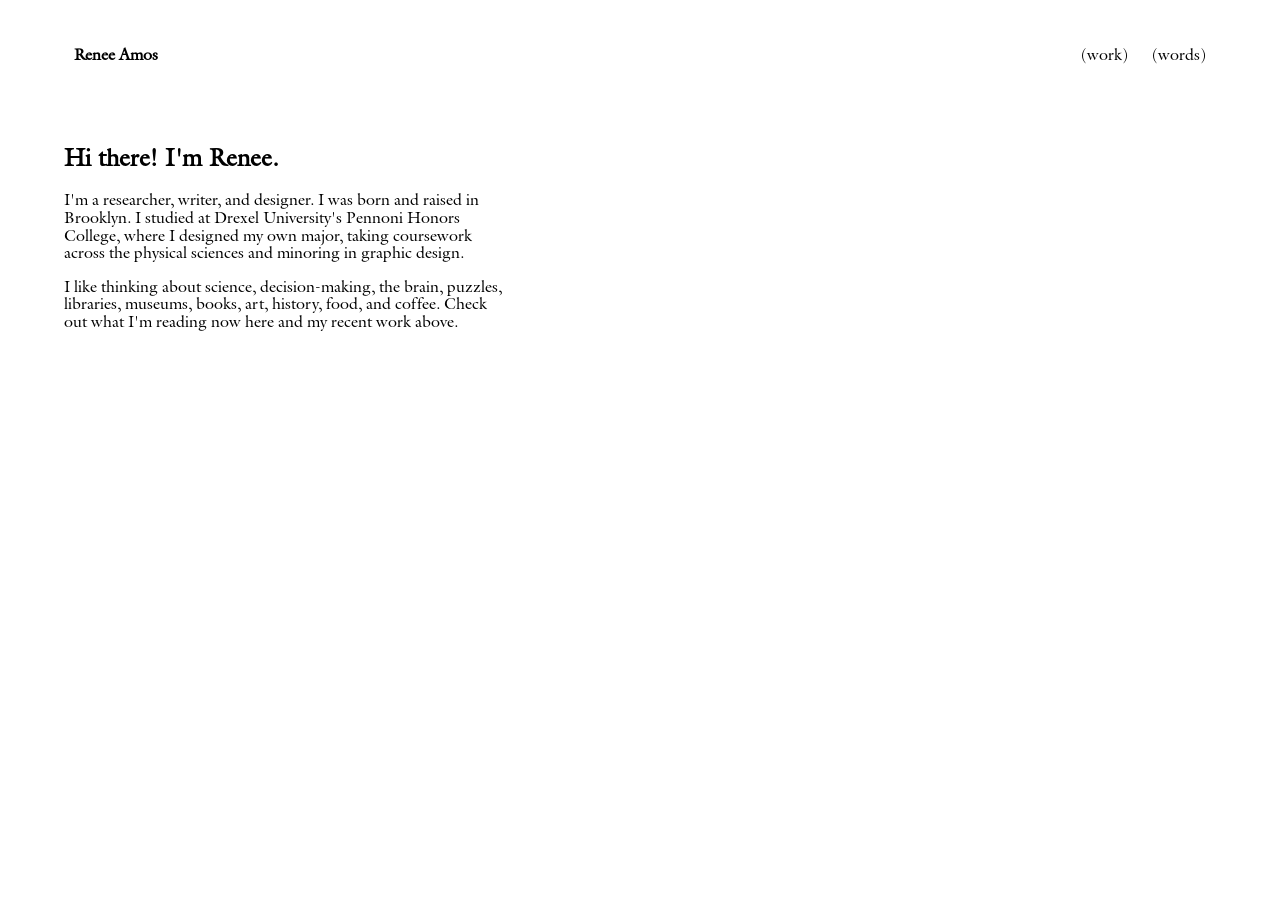
<file: index.html>
<!doctype html>
<!-- hey there, dev! welcome to the party. this site was handcrafted by me, myself, and I. -->
<html>
  <head>
    <title>Home</title>
    <link rel="stylesheet" type="text/css" href="/styles/index.css" />
    <meta charset="UTF-8" />
  </head>
  <body>
    <header>
      <h4><a href="index.html" class="topBarLink">Renee Amos</a></h4>
      <div class="left">
        <a href="design.html" class="topBarLink">(work)</a>
        <a href="blog.html" class="topBarLink">(words)</a>
      </div>
    </header>
    <div class="span"
      ><h2>Hi there! I'm Renee.</h2>
      <p
        >I'm a researcher, writer, and designer. I was born and raised in
        Brooklyn. I studied at Drexel University's Pennoni Honors College, where
        I designed my own major, taking coursework across the physical sciences
        and minoring in graphic design.
      </p>

      <p>
        I like thinking about science, decision-making, the brain, puzzles,
        libraries, museums, books, art, history, food, and coffee. Check out
        <a href="bookshelf.html">what I'm reading now</a> here and my recent
        work above.
      </p></div
    >
  </body>
</html>
</file>
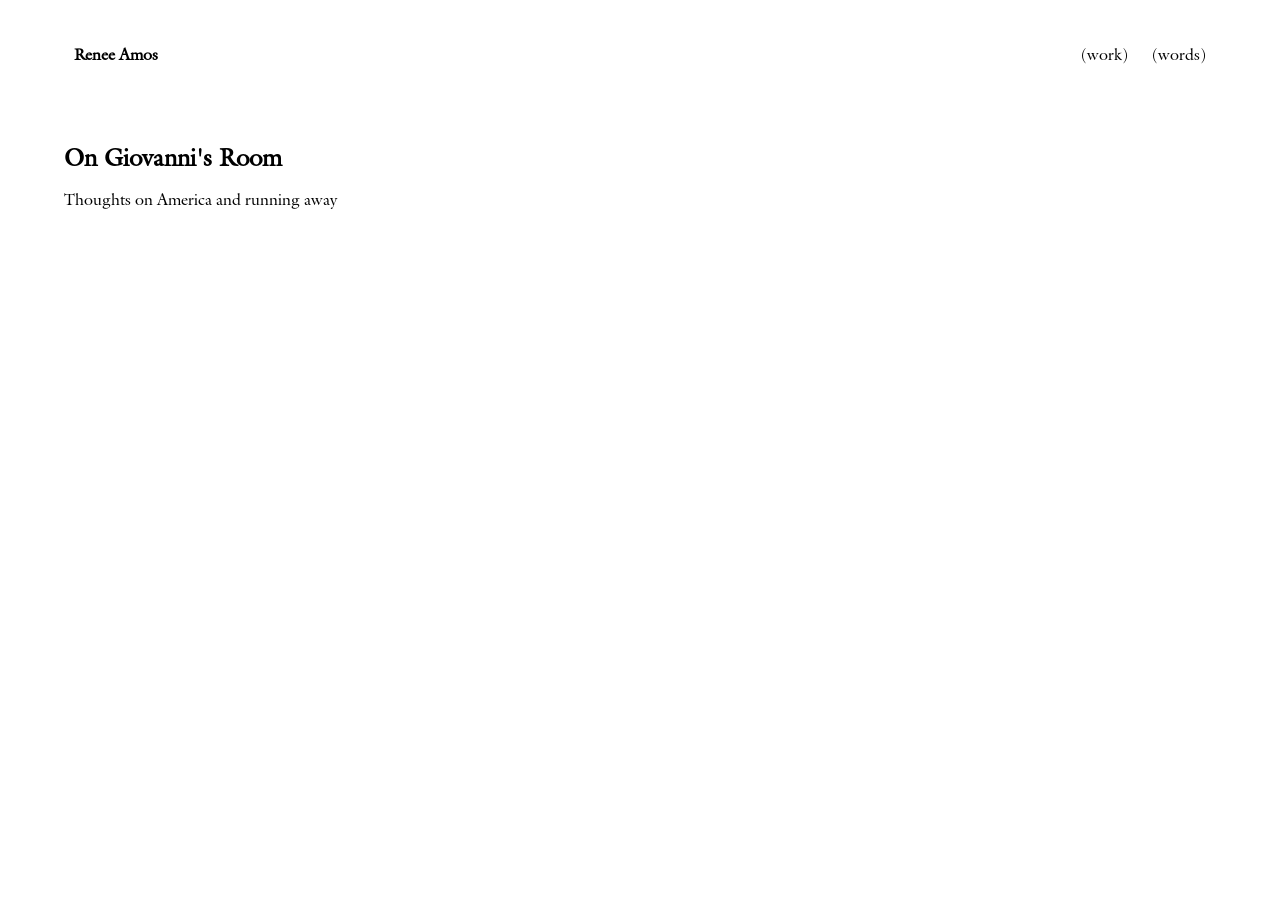
<file: blog.html>
<!doctype html>
<html>
  <head
    ><title>Blog</title>
    <link rel="stylesheet" type="text/css" href="/styles/index.css" />
    <meta charset="UTF-8"
  /></head>
  <body>
    <header>
      <h4><a href="index.html" class="topBarLink">Renee Amos</a></h4>
      <div class="left">
        <a href="design.html" class="topBarLink">(work)</a>
        <a href="blog.html" class="topBarLink">(words)</a>
      </div>
    </header>
    <div class="span" id="posts"></div>
    <script src="/blog/pull.js"></script>
  </body>
</html>
</file>
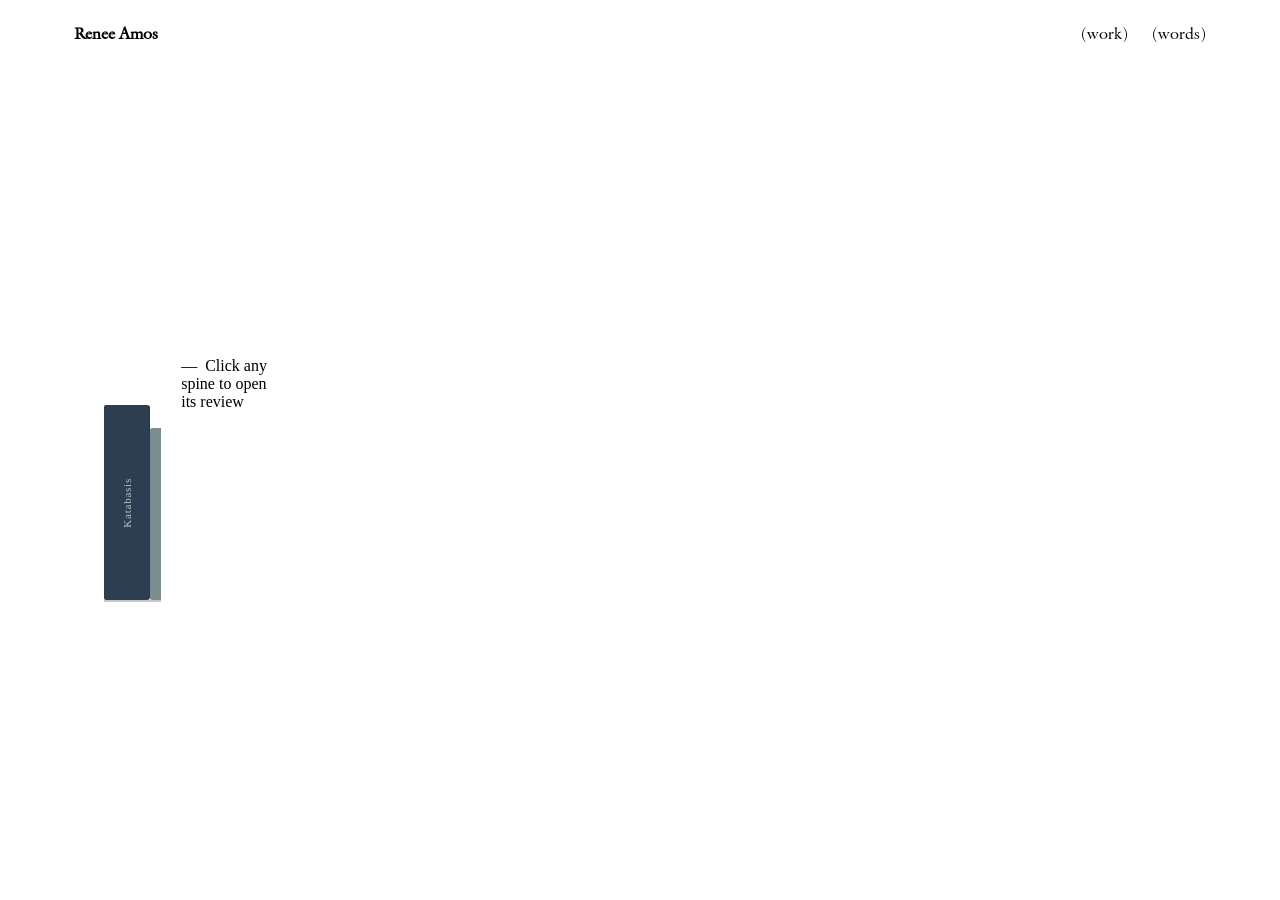
<file: bookshelf.html>
<!doctype html>
<html lang="en">
  <head>
    <meta charset="UTF-8" />
    <meta name="viewport" content="width=device-width, initial-scale=1.0" />
    <link rel="stylesheet" type="text/css" href="/styles/index.css" />
    <link rel="stylesheet" type="text/css" href="/styles/bookshelf.css" />
    <title>What I'm Reading</title>
  </head>
  <body>
    <header>
      <h4><a href="index.html" class="topBarLink">Renee Amos</a></h4>
      <div class="left">
        <a href="design.html" class="topBarLink">(work)</a>
        <a href="blog.html" class="topBarLink">(words)</a>
      </div>
    </header>

    <div class="shelf-outer">
      <div class="shelf-floor" id="shelf"></div>
    </div>

    <footer id="footer">— &nbsp;Click any spine to open its review</footer>

    <script>
      // ─────────────────────────────────────────────
      // EDIT YOUR BOOKS HERE
      // Each book object:
      //   title   – displayed on spine and in panel
      //   author  – displayed in panel
      //   review  – your mini review text
      //   stars   – integer 1–5
      //   height  – spine height in px (vary ~155–205 for a natural look)
      //   spine   – { bg: <hex>, text: <hex> }  ← your custom fill design goes here
      // ─────────────────────────────────────────────
      const books = [
        {
          title: 'Katabasis',
          author: 'Rebecca F. Kuang',
          review: 'hi!',
          stars: 5,
          height: 195,
          spine: {bg: '#2C3E50', text: '#BDC3C7'},
        },
        {
          title: 'The Color of Law',
          author: 'Richard Rothstein',
          review: 'Hi!',
          stars: 5,
          height: 172,
          spine: {bg: '#7B8D8E', text: '#ECF0F1'},
        },
        {
          title: 'Giovannis Room',
          author: 'James Baldwin',
          review:
            'Instantly became one of my favorite books. Shame, guilt, repression, laid bare. The inevitability of the ending hangs over your head as you read but hurts when you get there just the same. Claustrophobic.',
          height: 185,
          spine: {bg: '#C0392B', text: '#FADBD8'},
        },
        {
          title: 'Going Infinite',
          author: 'Michael Lewis',
          review: 'hi',
          height: 168,
          spine: {bg: '#1A5276', text: '#AED6F1'},
        },
        {
          title: 'If Beale Street Could Talk',
          author: 'James Baldwin',
          review: 'Hi',
          height: 178,
          spine: {bg: '#6C3483', text: '#D7BDE2'},
        },
        {
          title: 'Antony and Cleopatra',
          author: 'William Shakespeare',
          review: 'The humor of it all! The drama!',
          height: 190,
          spine: {bg: '#1E8449', text: '#A9DFBF'},
        },
      ];
      // ─────────────────────────────────────────────

      let openIndex = null;

      function render() {
        const shelf = document.getElementById('shelf');
        shelf.innerHTML = '';

        books.forEach((book, i) => {
          const unit = document.createElement('div');
          unit.className = 'book-unit';

          const spine = document.createElement('div');
          spine.className = 'book-spine' + (openIndex === i ? ' active' : '');
          spine.style.background = book.spine.bg;
          spine.style.height = book.height + 'px';

          const spineTitle = document.createElement('span');
          spineTitle.className = 'spine-title';
          spineTitle.style.color = book.spine.text;
          spineTitle.textContent = book.title;
          spine.appendChild(spineTitle);

          spine.addEventListener('click', () => {
            openIndex = openIndex === i ? null : i;
            document.getElementById('footer').style.display =
              openIndex !== null ? 'none' : '';
            render();
          });

          const panel = document.createElement('div');
          panel.className = 'book-panel' + (openIndex === i ? ' open' : '');
          panel.style.height = book.height + 'px';

          const inner = document.createElement('div');
          inner.className = 'panel-inner';

          const titleEl = document.createElement('p');
          titleEl.className = 'panel-title';
          titleEl.textContent = book.title;

          const authorEl = document.createElement('p');
          authorEl.className = 'panel-author';
          authorEl.textContent = book.author;

          const divider = document.createElement('div');
          divider.className = 'panel-divider';

          const reviewEl = document.createElement('p');
          reviewEl.className = 'panel-review';
          reviewEl.textContent = book.review;

          inner.appendChild(titleEl);
          inner.appendChild(authorEl);
          inner.appendChild(divider);
          inner.appendChild(reviewEl);
          panel.appendChild(inner);
          unit.appendChild(spine);
          unit.appendChild(panel);
          shelf.appendChild(unit);
        });
      }

      render();
    </script>
  </body>
</html>
</file>
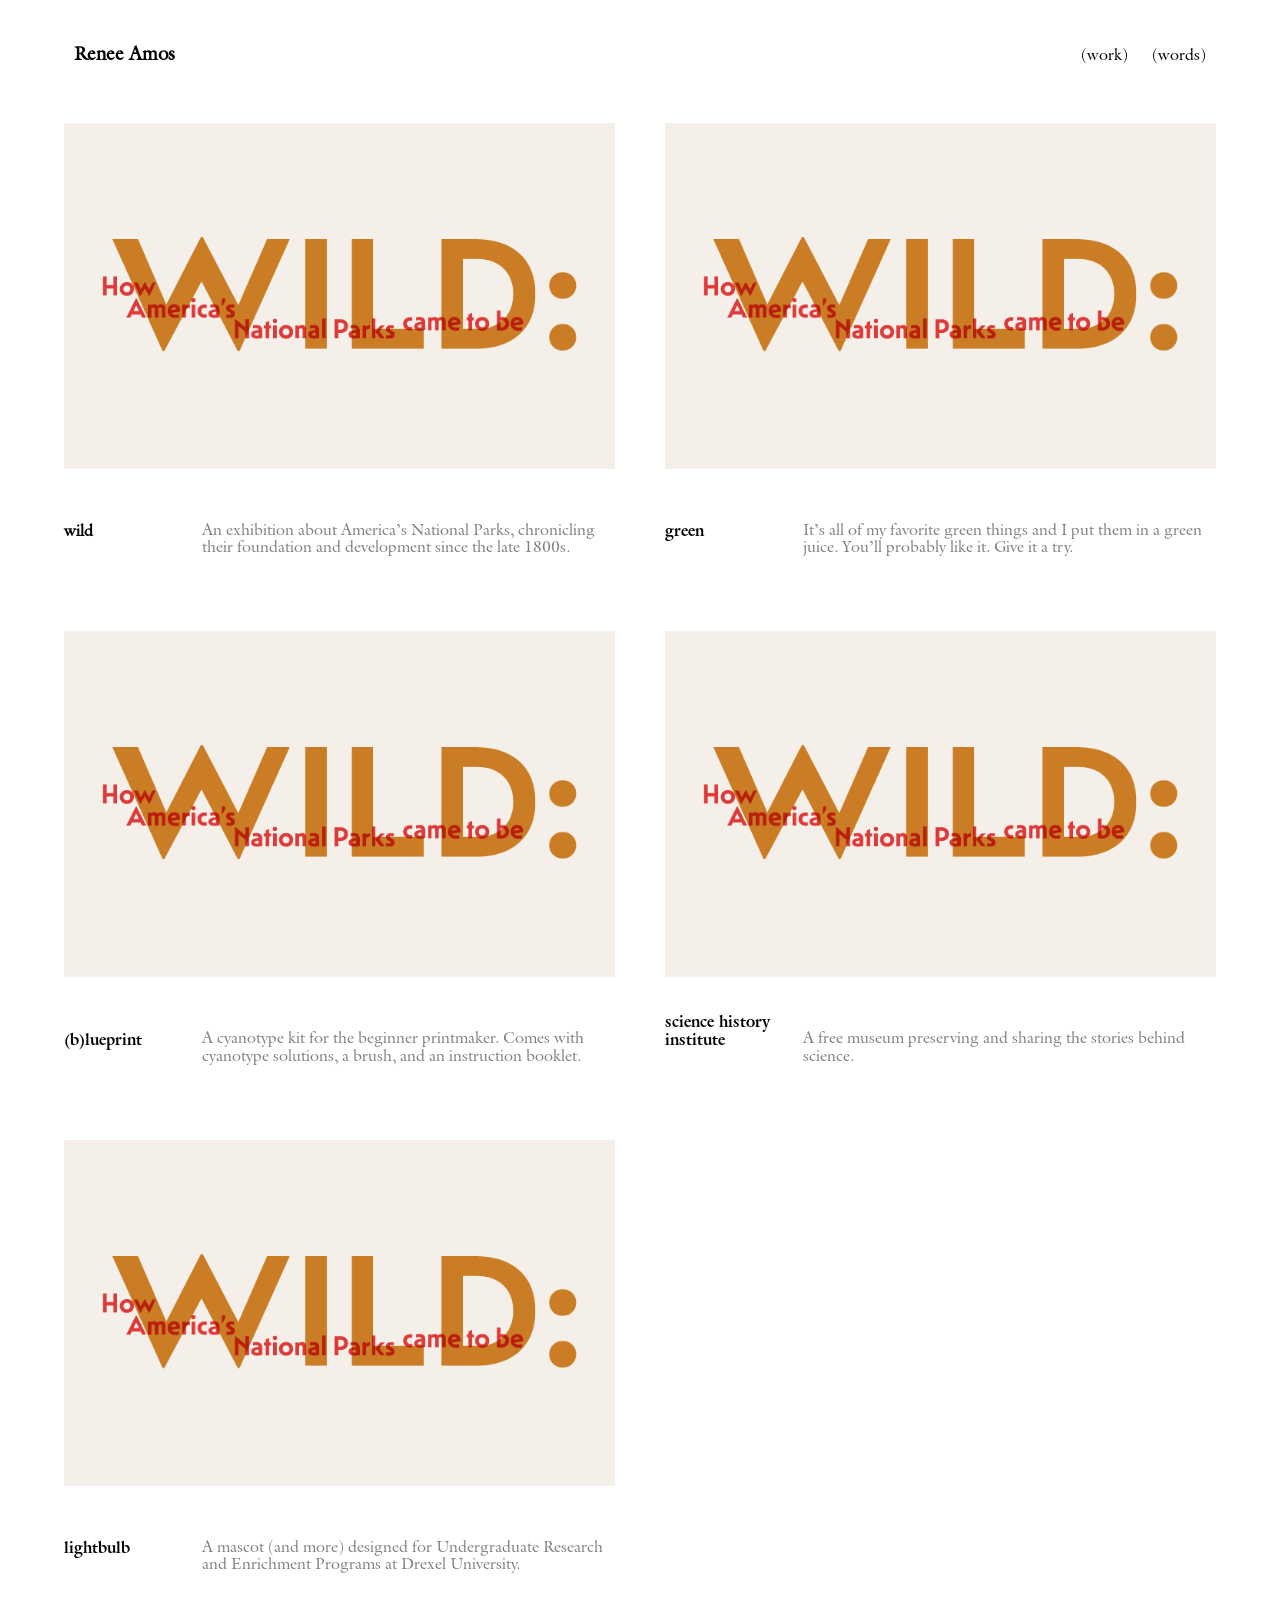
<file: design.html>
<!doctype html>
<html>
  <head>
    <title>Work</title>
    <link rel="stylesheet" type="text/css" href="/styles/index.css" />
    <meta charset="UTF-8" />
  </head>
  <body>
    <header>
      <h3><a href="index.html" class="topBarLink">Renee Amos</a></h3>
      <div class="left">
        <a href="design.html" class="topBarLink">(work)</a>
        <a href="blog.html" class="topBarLink">(words)</a>
      </div>
    </header>
    
    <div class="project-container">
        <div class = "project-item">
        <div class="cover-image-container">
            <img class="cover-image" src="./images/design/wild.png">
        </div>
        <div class="project">
            <div class="title">
            <h4 class="name"><a href="./project.html">wild</a></p>
            </div>
        <p class="desc"
          >An exhibition about America’s National Parks, chronicling their
          foundation and development since the late 1800s.</p
        >
      </div>
      </div>

        <div class = "project-item">
        <div class="cover-image-container">
            <img class="cover-image" src="./images/design/wild.png">
        </div>
        <div class="project">
            <div class="title">
            <h4 class="name">green</p>
            </div>
        <p class="desc"
          >It’s all of my favorite green things and I put them in a green juice.
          You’ll probably like it. Give it a try.</p
        >
      </div>

      </div>
        <div class = "project-item">
        <div class="cover-image-container">
            <img class="cover-image" src="./images/design/wild.png">
        </div>
        <div class="project">
            <div class="title">
            <h4 class="name">(b)lueprint</p>
            </div>
        <p class="desc"
          >A cyanotype kit for the beginner printmaker. Comes with cyanotype
          solutions, a brush, and an instruction booklet.</p
        >
      </div>
      </div>

        <div class = "project-item">
        <div class="cover-image-container">
            <img class="cover-image" src="./images/design/wild.png">
        </div>
        <div class="project">
            <div class="title">
            <h4 class="name">science history institute</p>
            </div>
        <p class="desc"
          >A free museum preserving and sharing the stories behind science.</p
        >
      </div>
      </div>

         <div class = "project-item">
        <div class="cover-image-container">
            <img class="cover-image" src="./images/design/wild.png">
        </div>
        <div class="project">
            <div class="title">
            <h4 class="name">lightbulb</p>
            </div>
        <p class="desc"
          >A mascot (and more) designed for Undergraduate Research and
          Enrichment Programs at Drexel University.</p
        >
      </div>
    </div>
    </div>
  </body>
</html>
</file>
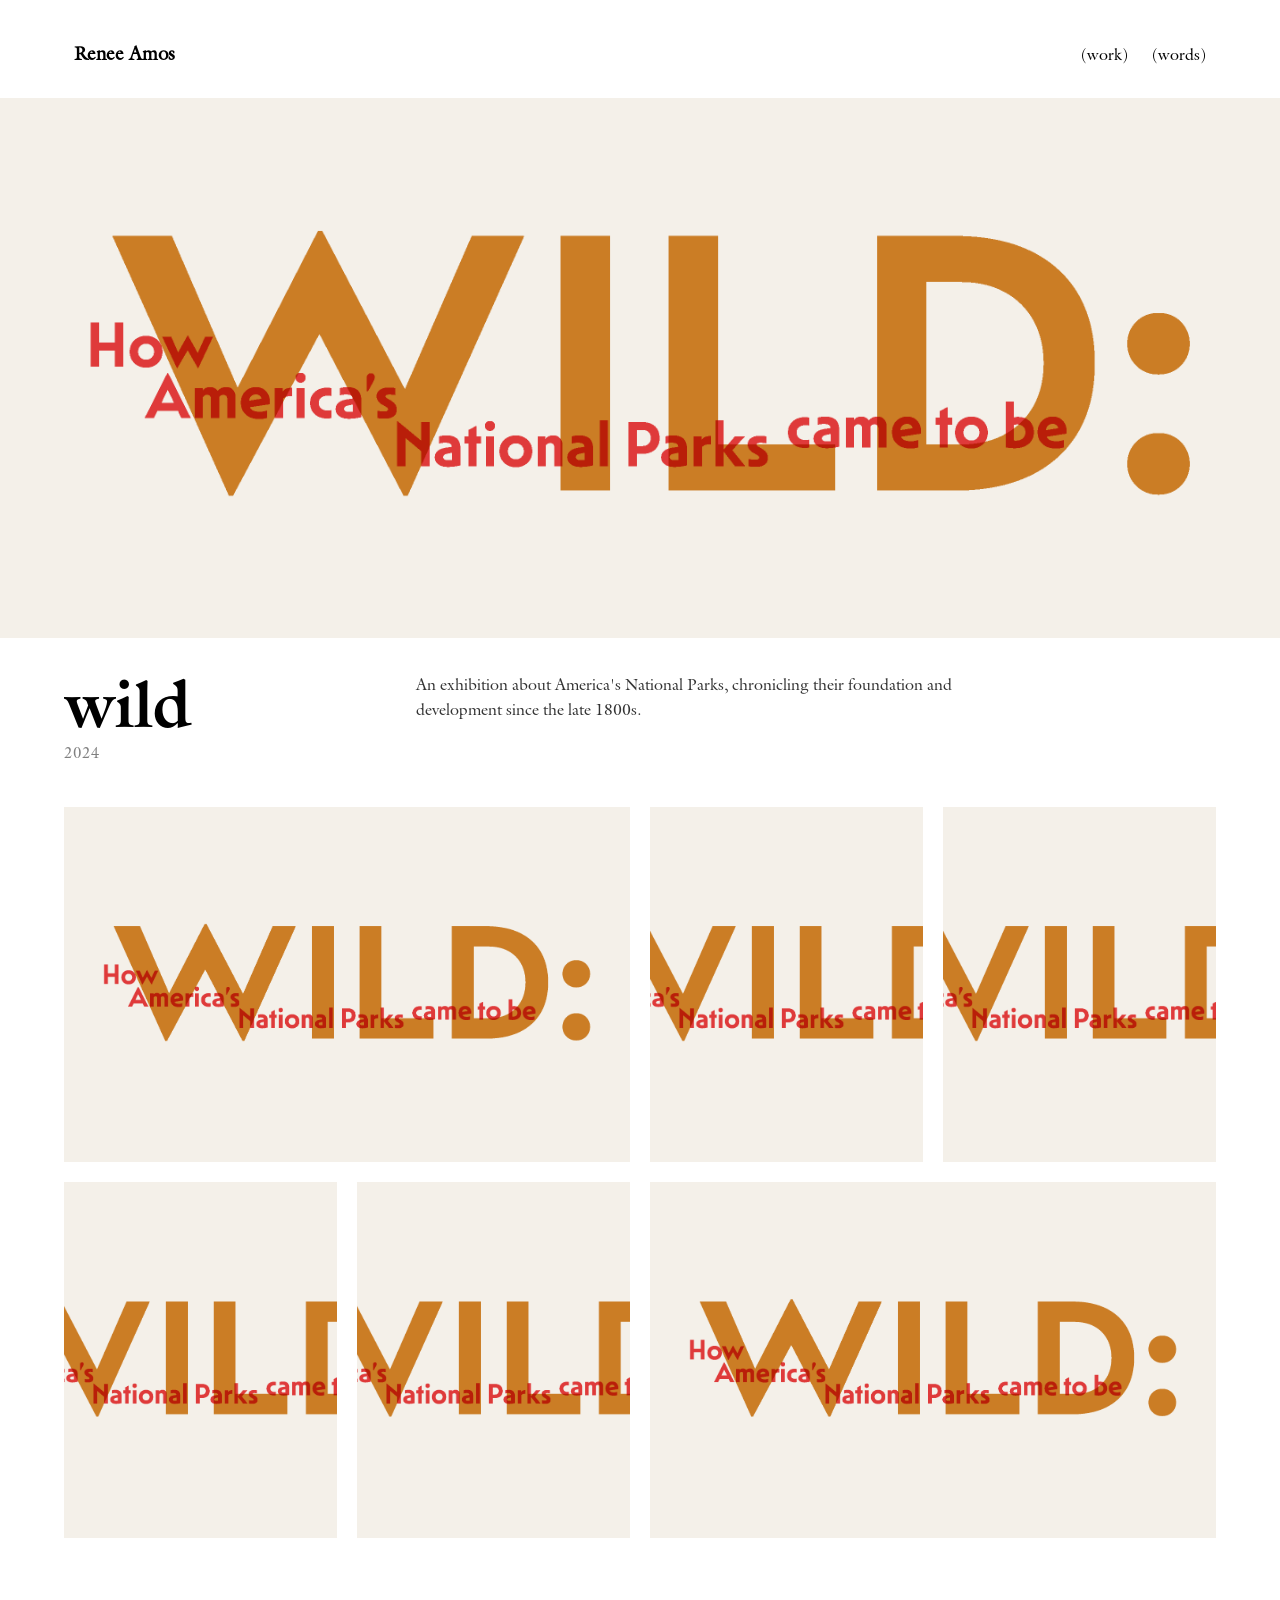
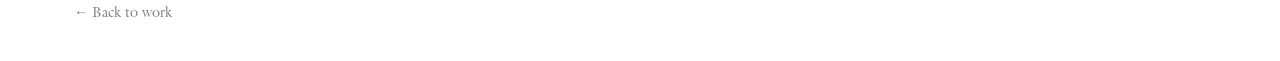
<file: project.html>
<!doctype html>
<html>
  <head>
    <title>Project — Renee Amos</title>
    <link rel="stylesheet" type="text/css" href="/styles/index.css" />
    <link rel="stylesheet" type="text/css" href="/styles/project.css" />
    <meta charset="UTF-8" />
  </head>
  <body>

    <header>
      <h3><a href="index.html" class="topBarLink">Renee Amos</a></h3>
      <div class="left">
        <a href="design.html" class="topBarLink">(work)</a>
        <a href="blog.html" class="topBarLink">(words)</a>
      </div>
    </header>

    <!-- COVER IMAGE: full-bleed, no side margins -->
    <div class="cover-full">
      <img src="./images/design/wild.png" alt="Project cover" class="cover-full-img" />
    </div>

    <!-- PROJECT INTRO -->
    <div class="project-intro">

      <div class="project-meta">
        <h1 class="project-title">wild</h1>
        <p class="project-date">2024</p>
      </div>

      <p class="project-description">
        An exhibition about America's National Parks, chronicling their
        foundation and development since the late 1800s.
      </p>

    </div>

    <!-- IMAGE GALLERY -->
    <div class="gallery">

      <div class="gallery-item gallery-item--wide">
        <img src="./images/design/wild.png" alt="Project image 1" />
      </div>

      <div class="gallery-item">
        <img src="./images/design/wild.png" alt="Project image 2" />
      </div>

      <div class="gallery-item">
        <img src="./images/design/wild.png" alt="Project image 3" />
      </div>

      <div class="gallery-item">
        <img src="./images/design/wild.png" alt="Project image 4" />
      </div>

      <div class="gallery-item">
        <img src="./images/design/wild.png" alt="Project image 5" />
      </div>

      <div class="gallery-item gallery-item--wide">
        <img src="./images/design/wild.png" alt="Project image 6" />
      </div>

    </div>

    <!-- BACK LINK -->
    <div class="back-link-row">
      <a href="design.html" class="back-link topBarLink">← Back to work</a>
    </div>

  </body>
</html>
</file>
<file: styles/index.css>
@font-face {
    font-family: "Outfit Light";
    src: url("../fonts/Outfit-Light.ttf");
    font-weight: 400;
    font-style: normal;
    font-display: swap;
}

@font-face {
    font-family: "Outfit Black";
    src: url("../fonts/Outfit-Black.ttf");
    font-weight: 400;
    font-style: normal;
    font-display: swap;
}


@font-face {
    font-family: "ITC Galliard Roman";
    src: url("../fonts/ITC Galliard Roman.otf");
    font-weight: 400;
    font-style: normal;
    font-display: swap;
}

@font-face {
    font-family: "ITC Galliard Bold";
    src: url("../fonts/ITC Galliard Bold.otf");
    font-weight: 400;
    font-style: normal;
    font-display: swap;
}

@font-face {
    font-family: "Henderson Light";
    src: url("../fonts/HendersonSansLight.otf");
    font-weight: 200;
    font-style: normal;
    font-display: swap;
}

@font-face {
    font-family: "Henderson Regular";
    src: url("../fonts/HendersonSansRegular.otf");
    font-weight: 400;
    font-style: normal;
    font-display: swap;
}

p,
a,
h1,
h2,
h3,
h4,
h5,
h6 {
    font-family: "ITC Galliard Roman";
    line-height: 1.1;
}

a {
    text-decoration: none;
    color: black;
}

.span {
    grid-column-start: 1;
    grid-column-end: 5;
}

body {
    display: grid;
    grid-template-columns: repeat(10, 1fr);
    margin: 0 5vw;
    row-gap: 25px;
    column-gap: 20px;
    /* <-- creates the small gap between col 5 and 6 */
}

/* HEADER stays full width */
header {
    grid-column: 1 / -1;
    display: flex;
    padding-top: 25px;
    padding-bottom: 15px;
    justify-content: space-between;
    align-items: baseline;
}

.topBarLink {
    padding: 0px 10px 0px 10px;

}

/* PROJECT CONTAINER becomes a real grid wrapper */
.project-container {
    grid-column: 1 / -1;
    display: grid;
    grid-template-columns: repeat(2, 1fr);
    column-gap: 50px;
    row-gap: 50px;
}

/* EACH PROJECT TAKES HALF THE GRID (5 columns) */
.project-item {
    grid-column: span 1;
    display: grid;
    grid-template-rows: auto auto;
    row-gap: 10px;
}

/* IMAGE */
.cover-image-container {
    grid-column: 1 / -1;
}

/* TEXT BLOCK UNDER IMAGE */
.project {
    grid-column: 1 / -1;
    display: grid;
    grid-template-columns: repeat(4, 1fr);
    align-items: end;
    padding: 2vw 0 2vw 0;
}

/* IMAGE styling */
.cover-image {
    width: 100%;
    height: auto;
    display: block;
}

/* TYPOGRAPHY */
.title {
    align-items: start;
}

.desc {
    grid-column: 2 / span 3;
    align-items: start;
    margin-bottom: 0;
    color: gray;
}

.name {
    font-family: "ITC Galliard Bold";
    margin: 0;
    padding: 0;
}
</file>
<file: styles/bookshelf.css>
*,
      *::before,
      *::after {
        box-sizing: border-box;
        margin: 0;
        padding: 0;
      }

      :root {
        --bg: #f5f0e8;
        --bg-secondary: #ede7d9;
        --text-primary: #1c1917;
        --text-secondary: #57534e;
        --text-tertiary: #a8a29e;
        --border: rgba(0, 0, 0, 0.12);
        --border-strong: rgba(0, 0, 0, 0.22);
      }

      @media (prefers-color-scheme: dark) {
        :root {
          --bg: #1c1917;
          --bg-secondary: #292524;
          --text-primary: #f5f0e8;
          --text-secondary: #a8a29e;
          --text-tertiary: #57534e;
          --border: rgba(255, 255, 255, 0.1);
          --border-strong: rgba(255, 255, 255, 0.2);
        }
      }

      html,
      body {
        height: 100%;
      }

      .shelf-label {
        font-family: 'ITC Gaillard Roman', serif;
        font-size: 10px;
        letter-spacing: 0.22em;
        text-transform: uppercase;
        color: var(--text-tertiary);
        padding: 0 2.5rem;
        margin-bottom: 1rem;
      }

      .shelf-outer {
        overflow-x: auto;
        overflow-y: visible;
        padding: 1rem 2.5rem 1.5rem;
        scrollbar-width: thin;
        scrollbar-color: var(--border-strong) transparent;

      }

      .shelf-outer::-webkit-scrollbar {
        height: 4px;
      }
      .shelf-outer::-webkit-scrollbar-track {
        background: transparent;
      }
      .shelf-outer::-webkit-scrollbar-thumb {
        background: var(--border-strong);
        border-radius: 2px;
      }

      .shelf-floor {
        display: flex;
        align-items: flex-end;
        min-width: max-content;
        border-bottom: 2.5px solid var(--border-strong);
        padding-top: 2rem;
        padding-bottom: 0;
      }

      .book-unit {
        display: flex;
        align-items: flex-end;
      }

      .book-spine {
        width: 46px;
        border-radius: 2px 3px 3px 2px;
        cursor: pointer;
        position: relative;
        flex-shrink: 0;
        transition: transform 0.3s cubic-bezier(0.4, 0, 0.2, 1);
        display: flex;
        align-items: center;
        justify-content: center;
        overflow: hidden;
        border-right: 1.5px solid rgba(0, 0, 0, 0.15);
      }

      .book-spine:hover {
        transform: translateY(-7px);
      }

      .book-spine.active {
        transform: translateY(-11px);
      }

      .spine-title {
        writing-mode: vertical-rl;
        text-orientation: mixed;
        transform: rotate(180deg);
        font-family: 'ITC Gaillard Roman', serif;
        font-size: 11px;
        font-weight: 400;
        letter-spacing: 0.07em;
        padding: 8px 0;
        white-space: nowrap;
        overflow: hidden;
        text-overflow: ellipsis;
        max-height: 90%;
        pointer-events: none;
        user-select: none;
      }

      .book-panel {
        width: 0;
        overflow: hidden;
        transition: width 0.5s cubic-bezier(0.4, 0, 0.2, 1);
        flex-shrink: 0;
        display: flex;
        align-items: stretch;
      }

      .book-panel.open {
        width: 220px;
      }

      .panel-inner {
        width: 220px;
        min-width: 220px;
        height: 100%;
        padding: 14px 16px;
        background: var(--bg-secondary);
        border: 0.5px solid var(--border);
        border-left: none;
        border-radius: 0 3px 3px 0;
        display: flex;
        flex-direction: column;
        gap: 5px;
        overflow: hidden;
      }

      .panel-title {
        font-family: 'ITC Gaillard Roman', serif;
        font-size: 14px;
        font-weight: 600;
        line-height: 1.3;
        color: var(--text-primary);
      }

      .panel-author {
        font-family: 'ITC Gaillard Roman', serif;
        font-style: italic;
        font-size: 12px;
        color: var(--text-secondary);
      }

      .panel-divider {
        width: 24px;
        height: 1px;
        background: var(--border-strong);
        margin: 3px 0;
        flex-shrink: 0;
      }

      .panel-review {
        font-family: 'ITC Gaillard Roman', serif;
        font-size: 12.5px;
        line-height: 1.55;
        color: var(--text-secondary);
        overflow: hidden;
        display: -webkit-box;
        -webkit-line-clamp: 6;
        -webkit-box-orient: vertical;
        flex: 1;
      }
</file>
<file: styles/project.css>
/* ============================================================
   project.css
   Extends index.css for individual project pages.
   The body grid (10 columns, 5vw margins) is inherited.
   ============================================================ */


/* ----------------------------------------------------------
   COVER — breaks out of the body margin to go full-bleed
   ---------------------------------------------------------- */

.cover-full {
    grid-column: 1 / -1;

    /* Reach past the 5vw body margins to hit the viewport edge */
    margin-left: -5vw;
    margin-right: -5vw;

    /* No top gap — sit flush under header */
    margin-top: -25px;

    overflow: hidden;
}

.cover-full-img {
    width: 100%;
    height: 60vh;
    object-fit: cover;
    object-position: center;
    display: block;
}


/* ----------------------------------------------------------
   PROJECT INTRO — title + date on the left, paragraph right
   ---------------------------------------------------------- */

.project-intro {
    grid-column: 1 / -1;
    display: grid;
    grid-template-columns: repeat(10, 1fr);
    column-gap: 20px;
    padding-top: 10px;
    align-items: start;
}

.project-meta {
    grid-column: 1 / 4;
    padding-left: 0;
}

.project-title {
    font-family: "ITC Galliard Bold";
    font-size: clamp(2rem, 5vw, 4rem);
    margin: 0 0 8px 0;
    line-height: 1;
}

.project-date {
    font-family: "ITC Galliard Roman";
    color: gray;
    margin: 0;
    font-size: 0.95rem;
}

.project-description {
    grid-column: 4 / 9;
    font-family: "ITC Galliard Roman";
    font-size: 1rem;
    line-height: 1.55;
    margin: 0;
    color: #333;
}


/* ----------------------------------------------------------
   GALLERY — variable grid, two image widths
   ---------------------------------------------------------- */

.gallery {
    grid-column: 1 / -1;
    display: grid;
    grid-template-columns: repeat(4, 1fr);
    column-gap: 20px;
    row-gap: 20px;
    padding-top: 20px;
    padding-bottom: 40px;
}

.gallery-item {
    grid-column: span 1;         /* default: 1-of-4 columns */
    overflow: hidden;
}

.gallery-item--wide {
    grid-column: span 2;         /* accent images: half the grid */
}

.gallery-item img {
    width: 100%;
    height: 100%;
    object-fit: cover;
    display: block;
    transition: opacity 0.3s ease;
}

.gallery-item img:hover {
    opacity: 0.88;
}


/* ----------------------------------------------------------
   BACK LINK
   ---------------------------------------------------------- */

.back-link-row {
    grid-column: 1 / -1;
    padding-bottom: 40px;
}

.back-link {
    font-family: "ITC Galliard Roman";
    font-size: 0.9rem;
    color: gray;
    text-decoration: none;
}

.back-link:hover {
    color: #000;
}


/* ----------------------------------------------------------
   RESPONSIVE — single column on small screens
   ---------------------------------------------------------- */

@media (max-width: 768px) {

    .cover-full-img {
        height: 40vh;
    }

    .project-intro {
        grid-template-columns: 1fr;
    }

    .project-meta {
        grid-column: 1 / -1;
    }

    .project-description {
        grid-column: 1 / -1;
        padding-top: 16px;
    }

    .gallery {
        grid-template-columns: repeat(2, 1fr);
    }

    .gallery-item--wide {
        grid-column: span 2;
    }
}
</file>
